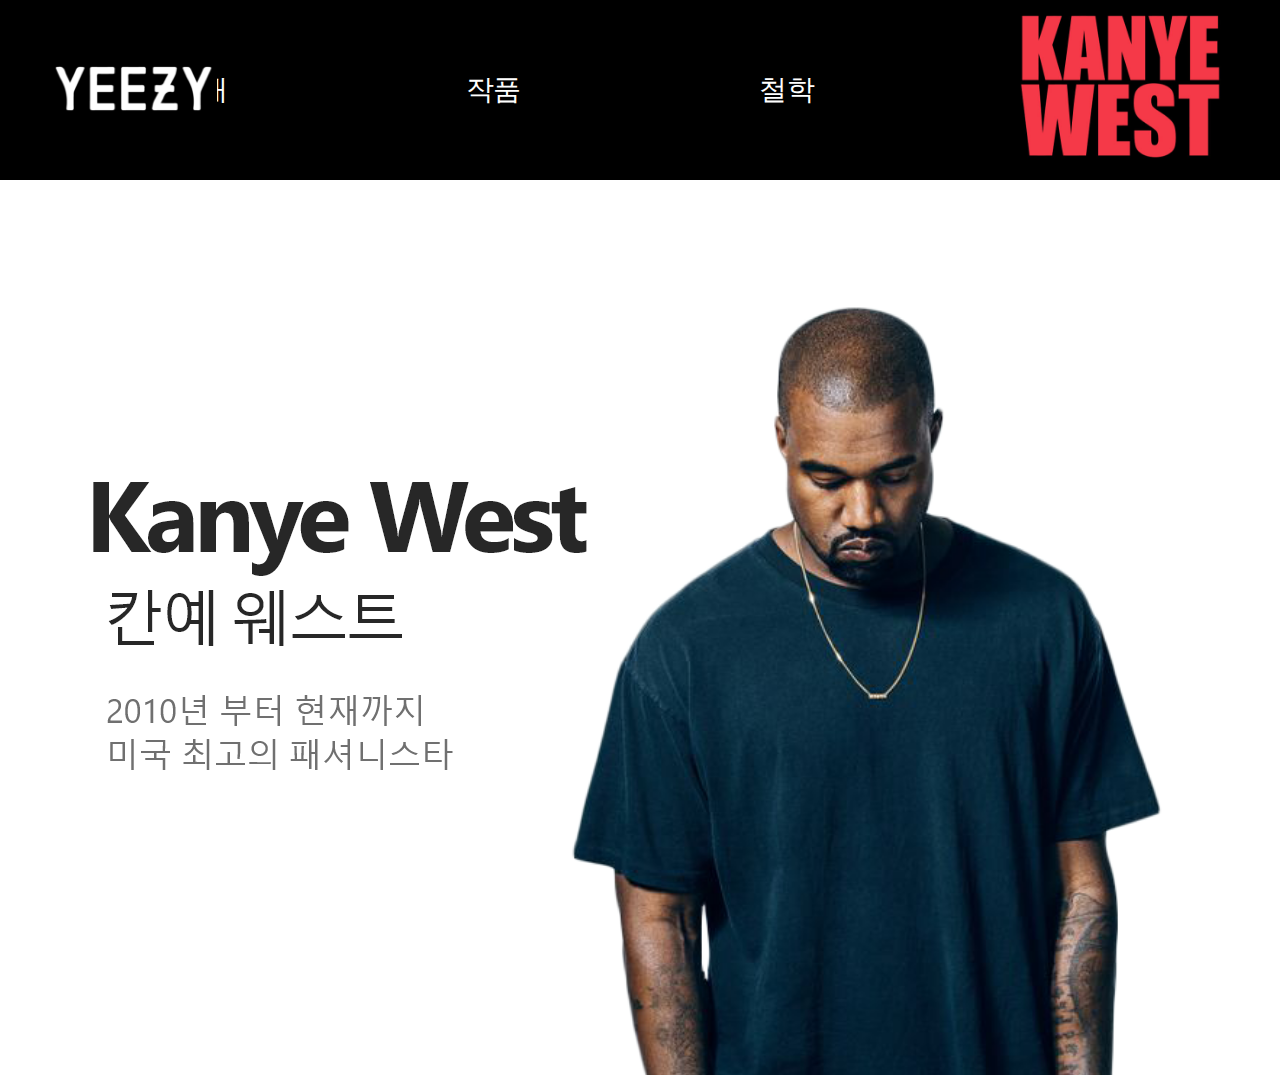
<file: index.html>
<!DOCTYPE html>
<html lang="ko">
<head>
    <meta charset="UTF-8">
    <meta name="viewport" content="width=device-width, initial-scale=1.0">
    <title>칸예웨스트</title>
    <link rel="stylesheet" href="index.css">

    <link rel="shortcut icon" href="img/favicon.ico" type="image/x-icon">
    <link rel="icon" href="img/favicon.ico" type="image/x-icon">

    <meta property="og:url" content="https://flds6339.github.io/202306055/">
    <meta property="og:title" content="Kanye West">
    <meta property="og:type" content="website">
    <meta property="og:image" content="https://flds6339.github.io/202306055/img/logo2.png">
    <meta property="og:description" content="2010년부터 현재까지 미국 최고의 패셔니스타">
</head>

<body>
    <a href="index.html">  
        <div class="bg0"><img src="img/logo1.png" alt="logo"></div>
        <div class="bg1"><img src="img/logo2.png" alt="logo"></div>
    </a>
    
    <nav>
        <ul>
            <li><a href="pg01.html">소개</a></li>
            <li><a href="pg02.html">작품</a></li>
            <li><a href="pg03.html">철학</a></li>
            <li><a href="pg04.html">인터뷰</a></li>
        </ul>
    </nav>
    <section></section>
</body>
</html>
</file>
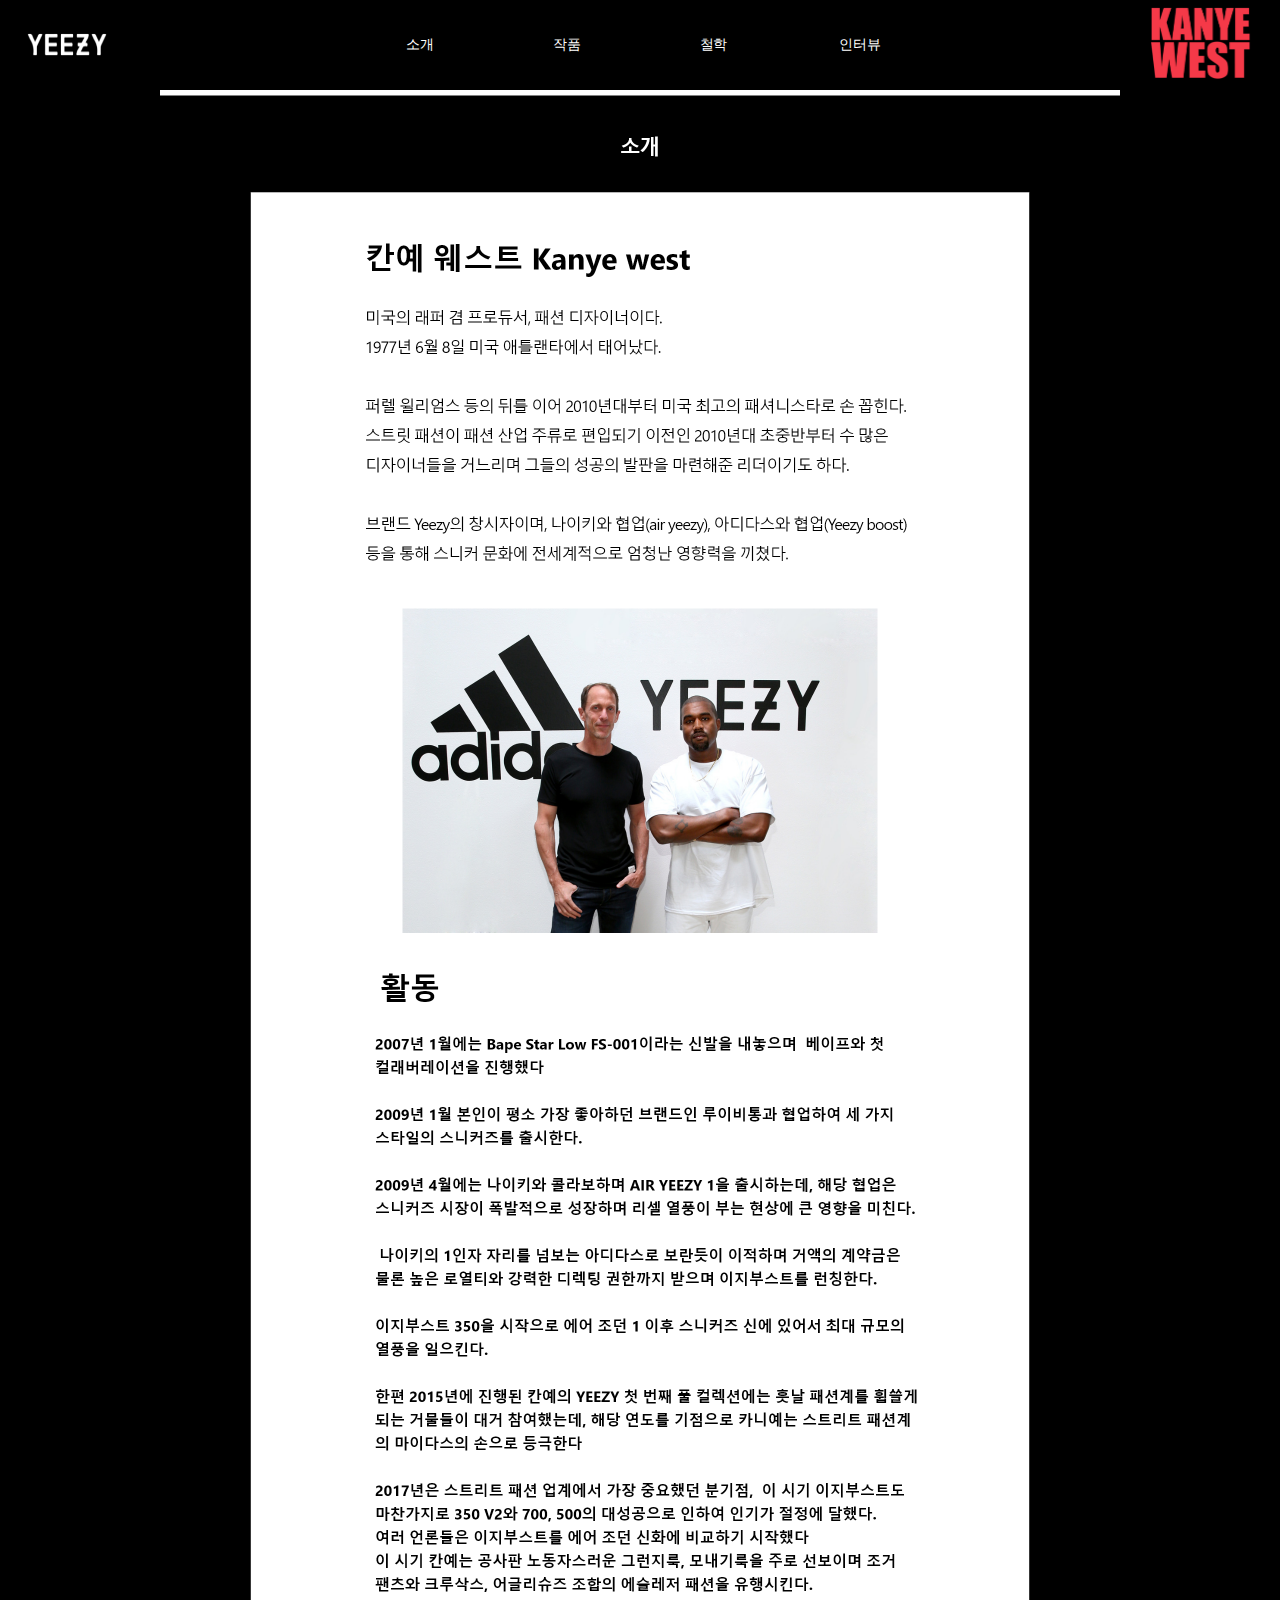
<file: pg01.html>
<!DOCTYPE html>
<html lang="ko">
<head>
    <meta charset="UTF-8">
    <meta name="viewport" content="width=device-width, initial-scale=1.0">
    <title>칸예웨스트</title>
    <link rel="stylesheet" href="pg01.css">
</head>
<body>
    <a href="index.html">  
        <div class="bg0"><img src="img/logo1.png" alt="logo"></div>
        <div class="bg1"><img src="img/logo2.png" alt="logo"></div>
    </a>
    <nav>
        <ul>
            <li><a href="pg01.html">소개</a></li>
            <li><a href="pg02.html">작품</a></li>
            <li><a href="pg03.html">철학</a></li>
            <li><a href="pg04.html">인터뷰</a></li>
        </ul>
    </nav>
    <section></section>
</body>
</html>
</file>
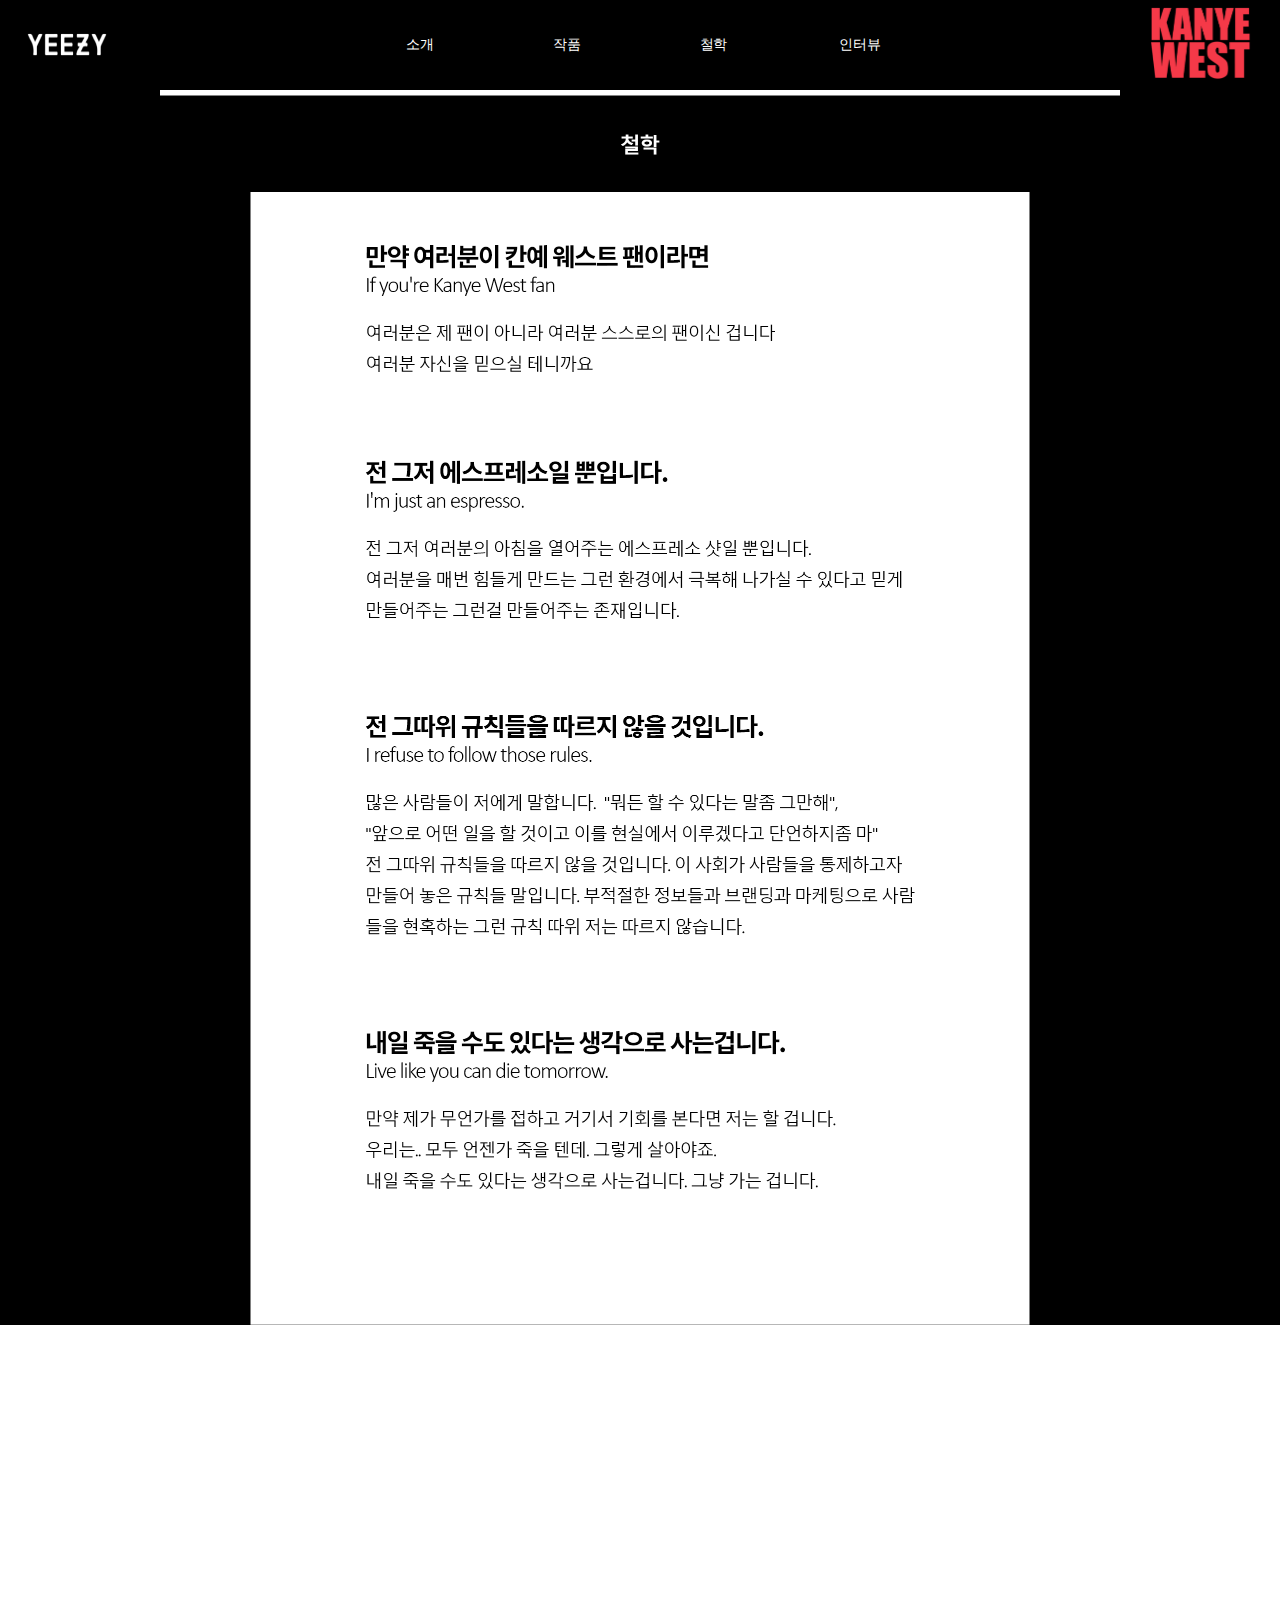
<file: pg03.html>
<!DOCTYPE html>
<html lang="ko">
<head>
    <meta charset="UTF-8">
    <meta name="viewport" content="width=device-width, initial-scale=1.0">
    <title>칸예웨스트</title>
    <link rel="stylesheet" href="pg03.css">
</head>
<body>
    <a href="index.html">  
        <div class="bg0"><img src="img/logo1.png" alt="logo"></div>
        <div class="bg1"><img src="img/logo2.png" alt="logo"></div>
    </a>
    <nav>
        <ul>
            <li><a href="pg01.html">소개</a></li>
            <li><a href="pg02.html">작품</a></li>
            <li><a href="pg03.html">철학</a></li>
            <li><a href="pg04.html">인터뷰</a></li>
        </ul>
    </nav>
    <section></section>
</body>
</html>
</file>
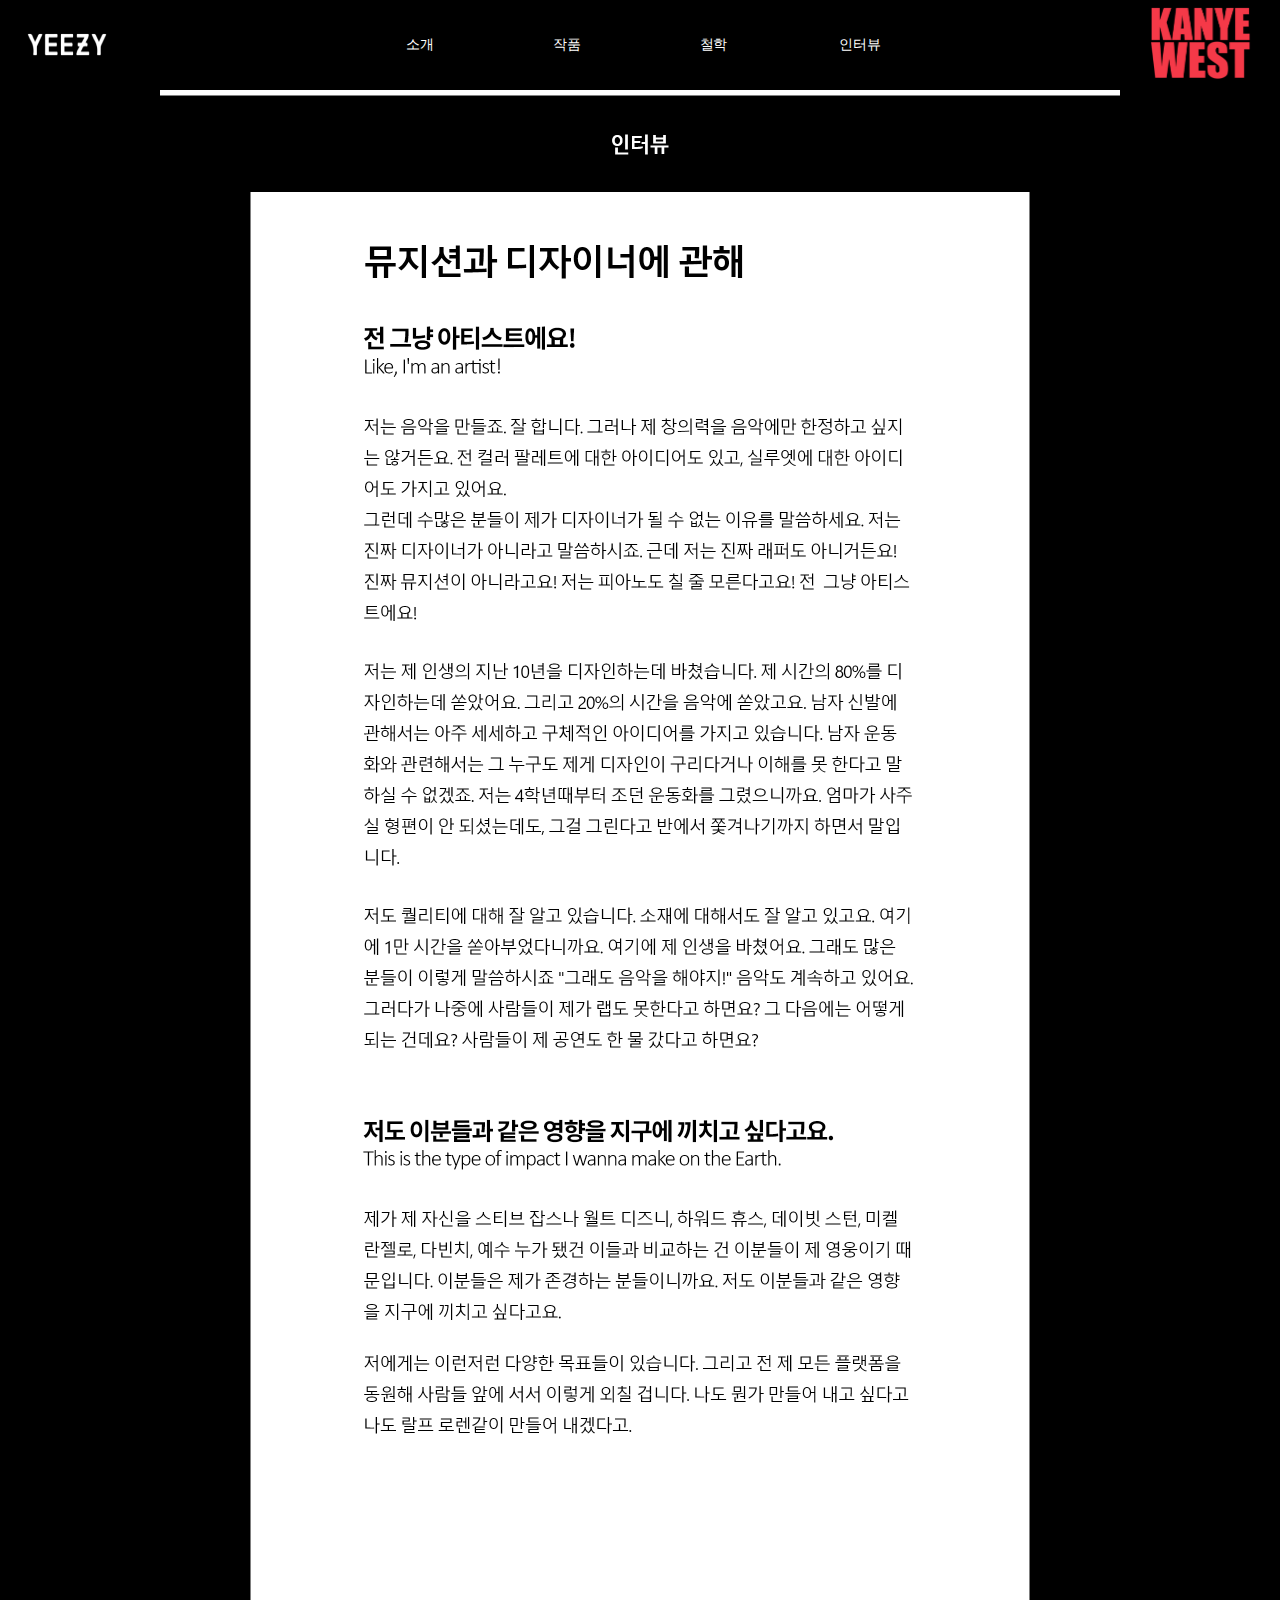
<file: pg04.html>
<!DOCTYPE html>
<html lang="ko">
<head>
    <meta charset="UTF-8">
    <meta name="viewport" content="width=device-width, initial-scale=1.0">
    <title>칸예웨스트</title>
    <link rel="stylesheet" href="pg04.css">
</head>
<body>
    <a href="index.html">  
        <div class="bg0"><img src="img/logo1.png" alt="logo"></div>
        <div class="bg1"><img src="img/logo2.png" alt="logo"></div>
    </a>
    <nav>
        <ul>
            <li><a href="pg01.html">소개</a></li>
            <li><a href="pg02.html">작품</a></li>
            <li><a href="pg03.html">철학</a></li>
            <li><a href="pg04.html">인터뷰</a></li>
        </ul>
    </nav>
    <section></section>
</body>
</html>
</file>
<file: index.css>
*{
    margin: 0;
    padding: 0;
    list-style: none;
    text-decoration: none;
    background-color: black;
}
a:link{color: white;}
a:hover{color: #F53948;}
a:active{color: white;}

body {
    position: relative;
}
.bg0 {
    padding-top: 55px;
    position: absolute;
    top: 10px;
    left: 50px;
    z-index: 3;}
.bg1 {
    position: absolute;
    top: 10px;
    right: 50px;
    z-index: 4;
}


header{
    height: 100px;
    display: flex;
    justify-content: center;
    align-items: center;
    position: absolute;

}
nav{
    height: 180px;
    background-color: black;
    display: flex;
    justify-content: center;
    align-items: center;
    margin: 0 auto;
    position: relative;
    z-index: 2;
}
nav ul{
    width: 1100px;
    display: flex;
    justify-content: space-between;
}
nav ul li{}
nav ul li a{
    display: block;
    color:#fff;
    width: 220px;
    text-align: center;
    font-family: "din-condensed", sans-serif;
    font-weight: 300;
    font-style: normal;
    font-size: 28px;
    letter-spacing: -0.6px;
}
section{
    height: 895px;
    background-image: url(img/index1.png);
    background-position: center;
    background-repeat: no-repeat;
    background-color: black;
    z-index: 1;
}
</file>
<file: pg01.css>
*{
    margin: 0;
    padding: 0;
    list-style: none;
    text-decoration: none;
}
a:link{color: white;}
a:hover{color: #F53948;}
a:active{color: #AFAFAF;}
/* a:visited{color: white;} */

body {
    zoom: 0.5;
    position: relative;
}
.bg0 {
    padding-top: 55px;
    position: absolute;
    top: 10px;
    left: 50px;
    z-index: 3;}
.bg1 {
    position: absolute;
    top: 10px;
    right: 50px;
    z-index: 4;
}


header{
    height: 100px;
    display: flex;
    justify-content: center;
    align-items: center;
    position: absolute;

}
nav{
    height: 180px;
    background-color: black;
    display: flex;
    justify-content: center;
    align-items: center;
    margin: 0 auto;
    position: relative;
    z-index: 2;
}
nav ul{
    width: 1100px;
    display: flex;
    justify-content: space-between;
}
nav ul li{ }
nav ul li a{
    display: block;
    color:#fff;
    width: 220px;
    text-align: center;
    font-family: "din-condensed", sans-serif;
    font-weight: 300;
    font-style: normal;
    font-size: 28px;
    letter-spacing: -0.6px;
}
section{
    height: 3148px;
    background-image: url(img/p01.png);
    background-position: center;
    background-repeat: no-repeat;
    background-color: black;
    z-index: 1;
}
</file>
<file: pg03.css>
*{
    margin: 0;
    padding: 0;
    list-style: none;
    text-decoration: none;
}
a:link{color: white;}
a:hover{color: #F53948;}
a:active{color: #AFAFAF;}

body {
    zoom: 0.5;
    position: relative;
}
.bg0 {
    padding-top: 55px;
    position: absolute;
    top: 10px;
    left: 50px;
    z-index: 3;}
.bg1 {
    position: absolute;
    top: 10px;
    right: 50px;
    z-index: 4;
}


header{
    height: 100px;
    display: flex;
    justify-content: center;
    align-items: center;
    position: absolute;

}
nav{
    height: 180px;
    background-color: black;
    display: flex;
    justify-content: center;
    align-items: center;
    margin: 0 auto;
    position: relative;
    z-index: 2;
}
nav ul{
    width: 1100px;
    display: flex;
    justify-content: space-between;
}
nav ul li{}
nav ul li a{
    display: block;
    color:#fff;
    width: 220px;
    text-align: center;
    font-family: "din-condensed", sans-serif;
    font-weight: 300;
    font-style: normal;
    font-size: 28px;
    letter-spacing: -0.6px;
}
section{
    height: 2469px;
    background-image: url(img/p03.png);
    background-position: center;
    background-repeat: no-repeat;
    background-color: black;
    z-index: 1;
}
</file>
<file: pg04.css>
*{
    margin: 0;
    padding: 0;
    list-style: none;
    text-decoration: none;
}
a:link{color: white;}
a:hover{color: #F53948;}
a:active{color: #AFAFAF;}

body {
    zoom: 0.5;
    position: relative;
}
.bg0 {
    padding-top: 55px;
    position: absolute;
    top: 10px;
    left: 50px;
    z-index: 3;}
.bg1 {
    position: absolute;
    top: 10px;
    right: 50px;
    z-index: 4;
}


header{
    height: 100px;
    display: flex;
    justify-content: center;
    align-items: center;
    position: absolute;

}
nav{
    height: 180px;
    background-color: black;
    display: flex;
    justify-content: center;
    align-items: center;
    margin: 0 auto;
    position: relative;
    z-index: 2;
}
nav ul{
    width: 1100px;
    display: flex;
    justify-content: space-between;
}
nav ul li{}
nav ul li a{
    display: block;
    color:#fff;
    width: 220px;
    text-align: center;
    font-family: "din-condensed", sans-serif;
    font-weight: 300;
    font-style: normal;
    font-size: 28px;
    letter-spacing: -0.6px;
}
section{
    height: 3148px;
    background-image: url(img/p04.png);
    background-position: center;
    background-repeat: no-repeat;
    background-color: black;
    z-index: 1;
}
</file>
